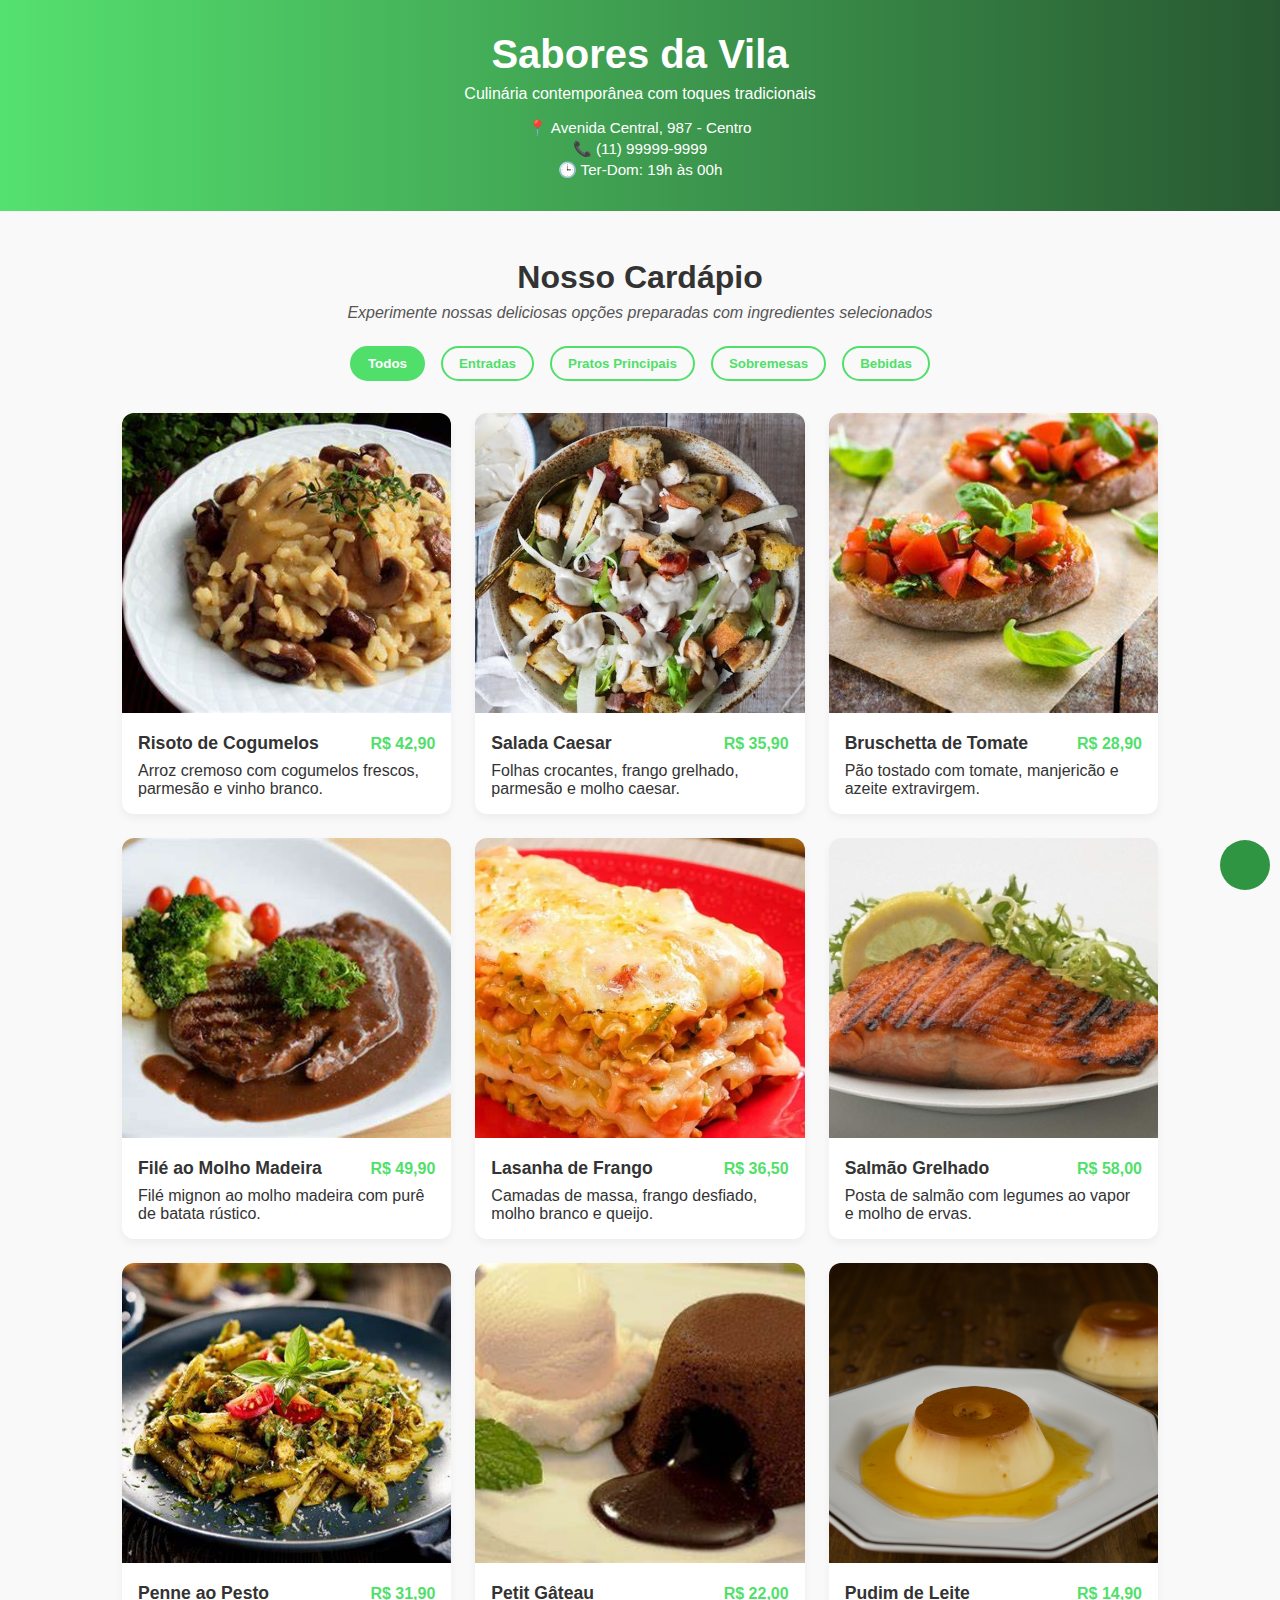
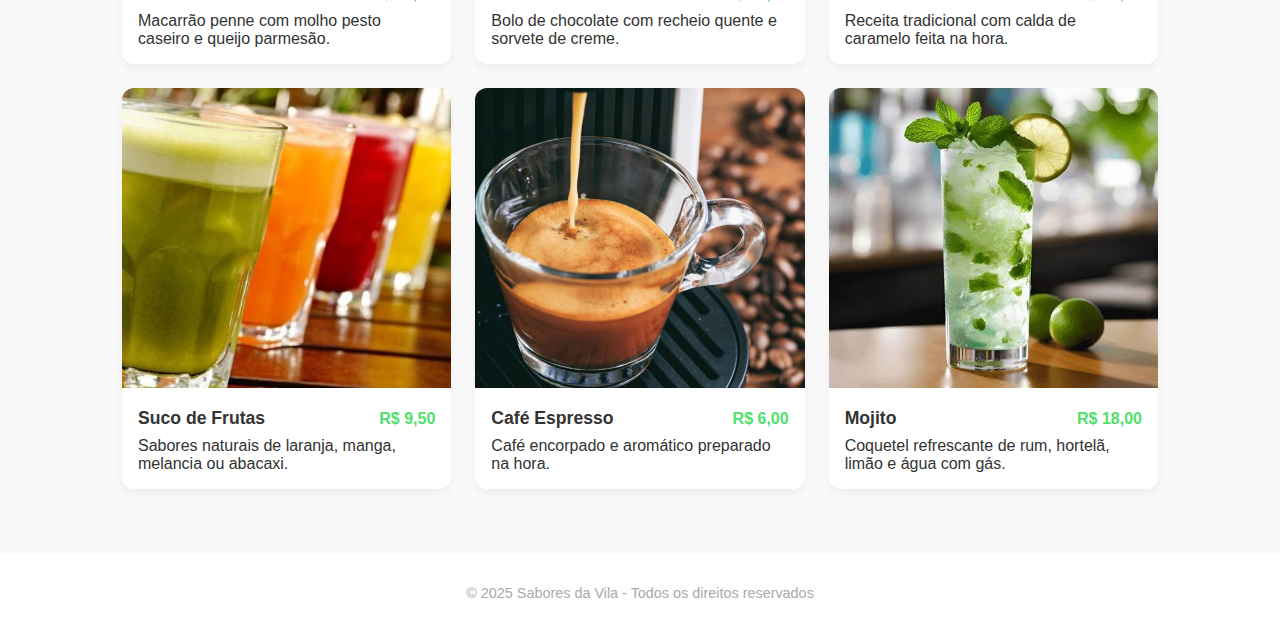
<file: index.html>
<!DOCTYPE html>
<html lang="pt-br">
  <head>
    <meta charset="UTF-8" />
    <meta name="viewport" content="width=device-width, initial-scale=1.0" />
    <link rel="stylesheet" href="https://cdnjs.cloudflare.com/ajax/libs/font-awesome/6.7.0/css/all.min.css" integrity="sha512-9xKTRVabjVeZmc+GUW8GgSmcREDunMM+Dt/GrzchfN8tkwHizc5RP4Ok/MXFFy5rIjJjzhndFScTceq5e6GvVQ==" crossorigin="anonymous" referrerpolicy="no-referrer" />
    <title>Cardapio</title>
    <link rel="stylesheet" href="style.css" />
  </head>
  <body>
    <header>
      <h1>Sabores da Vila</h1>
      <p>Culinária contemporânea com toques tradicionais</p>
      <div class="info">
        <span>📍 Avenida Central, 987 - Centro</span>
        <span>📞 (11) 99999-9999</span>
        <span>🕒 Ter-Dom: 19h às 00h</span>
      </div>
    </header>

    <main>
      <section class="menu-section">
        <h2>Nosso Cardápio</h2>
        <p class="subtitle">
          Experimente nossas deliciosas opções preparadas com ingredientes
          selecionados
        </p>

        <div class="filters">
          <a href="http://127.0.0.1:5500/index.html"><button class="active">Todos</button></a>
          <a href="http://127.0.0.1:5500/index-entrada.html"><button>Entradas</button></a>
          <a href="http://127.0.0.1:5500/index-prato-principal.html"><button>Pratos Principais</button></a>
          <a href="http://127.0.0.1:5500/index-sobremesas.html"><button>Sobremesas</button></a>
          <a href="http://127.0.0.1:5500/index-bebidas.html"><button>Bebidas</button></a>
        </div>

        <div class="menu-grid">
            <div class="card">
              <div class="img">
                <img src="./images/risoto-de-cogumelo.jfif" alt="Risoto de Cogumelos">
                <!--  width="300" height="400" -->
              </div>
              <div class="card-content">
                <h3>Risoto de Cogumelos <span class="price">R$ 42,90</span></h3>
                <p>Arroz cremoso com cogumelos frescos, parmesão e vinho branco.</p>
              </div>
            </div>
          
            <div class="card">
              <div class="img">
                <img src="./images/salada-cesar.jpeg" alt="Salada Caesar">
              </div>
              <div class="card-content">
                <h3>Salada Caesar <span class="price">R$ 35,90</span></h3>
                <p>Folhas crocantes, frango grelhado, parmesão e molho caesar.</p>
              </div>
            </div>
          
            <div class="card">
              <div class="img">
                <img src="./images/bruschetta-de-tomate.jfif" alt="Bruschetta de Tomate">
              </div>
              <div class="card-content">
                <h3>Bruschetta de Tomate <span class="price">R$ 28,90</span></h3>
                <p>Pão tostado com tomate, manjericão e azeite extravirgem.</p>
              </div>
            </div>
          
            <div class="card">
              <div class="img">
                <img src="./images/file-ao-molho-madeira.jfif" alt="Filé ao Molho Madeira">
              </div>
              <div class="card-content">
                <h3>Filé ao Molho Madeira <span class="price">R$ 49,90</span></h3>
                <p>Filé mignon ao molho madeira com purê de batata rústico.</p>
              </div>
            </div>
          
            <div class="card">
              <div class="img">
                <img src="./images/lasanha-de-frango.jpg" alt="Lasanha de Frango">
              </div>
              <div class="card-content">
                <h3>Lasanha de Frango <span class="price">R$ 36,50</span></h3>
                <p>Camadas de massa, frango desfiado, molho branco e queijo.</p>
              </div>
            </div>
          
            <div class="card">
              <div class="img">
                <img src="./images/salmão-grelhado.jpg" alt="Salmão Grelhado">
              </div>
              <div class="card-content">
                <h3>Salmão Grelhado <span class="price">R$ 58,00</span></h3>
                <p>Posta de salmão com legumes ao vapor e molho de ervas.</p>
              </div>
            </div>
          
            <div class="card">
              <div class="img">
                <img src="./images/penne-ao-pesto.jfif" alt="Penne ao Pesto">
              </div>
              <div class="card-content">
                <h3>Penne ao Pesto <span class="price">R$ 31,90</span></h3>
                <p>Macarrão penne com molho pesto caseiro e queijo parmesão.</p>
              </div>
            </div>
          
            <div class="card">
              <div class="img">
                <img src="./images/petit-gateau.jfif" alt="Petit Gâteau">
              </div>
              <div class="card-content">
                <h3>Petit Gâteau <span class="price">R$ 22,00</span></h3>
                <p>Bolo de chocolate com recheio quente e sorvete de creme.</p>
              </div>
            </div>
          
            <div class="card">
              <div class="img">
                <img src="./images/pudim-de-leite.jfif" alt="Pudim de Leite">
              </div>
              <div class="card-content">
                <h3>Pudim de Leite <span class="price">R$ 14,90</span></h3>
                <p>Receita tradicional com calda de caramelo feita na hora.</p>
              </div>
            </div>
          
            <div class="card">
              <div class="img">
                <img src="./images/suco-de-fruta.jfif" alt="Suco de Frutas">
              </div>
              <div class="card-content">
                <h3>Suco de Frutas <span class="price">R$ 9,50</span></h3>
                <p>Sabores naturais de laranja, manga, melancia ou abacaxi.</p>
              </div>
            </div>
          
            <div class="card">
              <div class="img">
                <img src="./images/cafe-espresso.jfif" alt="Café Espresso">
              </div>
              <div class="card-content">
                <h3>Café Espresso <span class="price">R$ 6,00</span></h3>
                <p>Café encorpado e aromático preparado na hora.</p>
              </div>
            </div>
          
            <div class="card">
              <div class="img">
                <img src="./images/mojito.jfif" alt="Mojito">
              </div>
              <div class="card-content">
                <h3>Mojito <span class="price">R$ 18,00</span></h3>
                <p>Coquetel refrescante de rum, hortelã, limão e água com gás.</p>
              </div>
            </div>
          </div>          
      </section>
    </main>
    <a class="float" href="https://web.whatsapp.com/" target="_blank"><i class="fa-brands fa-whatsapp"></i></a>
    <footer>© 2025 Sabores da Vila - Todos os direitos reservados </footer>
  </body>
</html>
</file>
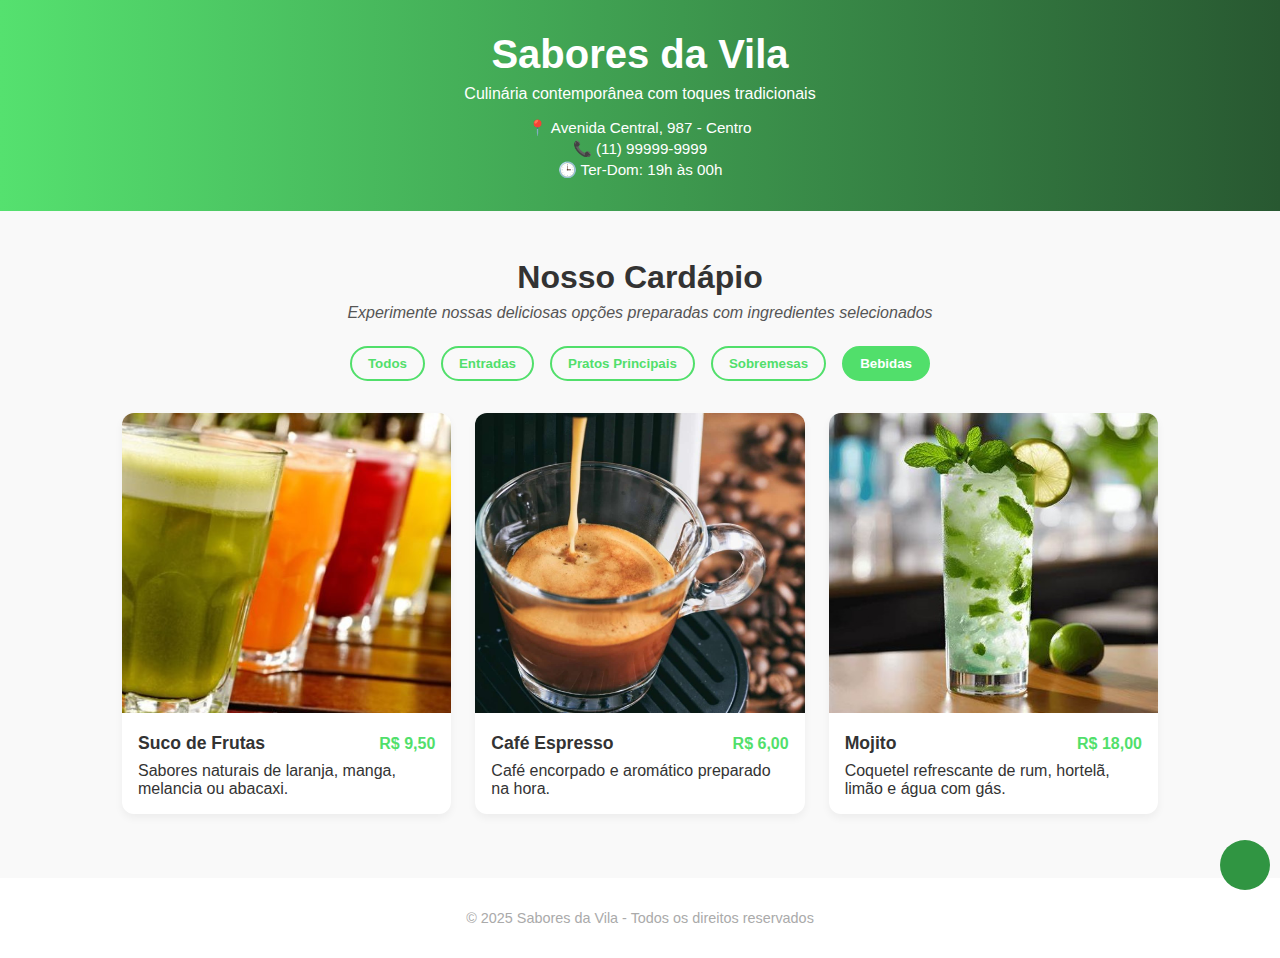
<file: index-bebidas.html>
<!DOCTYPE html>
<html lang="pt-br">
  <head>
    <meta charset="UTF-8" />
    <meta name="viewport" content="width=device-width, initial-scale=1.0" />
    <link rel="stylesheet" href="https://cdnjs.cloudflare.com/ajax/libs/font-awesome/6.7.0/css/all.min.css" integrity="sha512-9xKTRVabjVeZmc+GUW8GgSmcREDunMM+Dt/GrzchfN8tkwHizc5RP4Ok/MXFFy5rIjJjzhndFScTceq5e6GvVQ==" crossorigin="anonymous" referrerpolicy="no-referrer" />
    <title>Cardapio-Bebidas</title>
    <link rel="stylesheet" href="style.css" />
  </head>
  <body>
    <header>
      <h1>Sabores da Vila</h1>
      <p>Culinária contemporânea com toques tradicionais</p>
      <div class="info">
        <span>📍 Avenida Central, 987 - Centro</span>
        <span>📞 (11) 99999-9999</span>
        <span>🕒 Ter-Dom: 19h às 00h</span>
      </div>
    </header>

    <main>
      <section class="menu-section">
        <h2>Nosso Cardápio</h2>
        <p class="subtitle">
          Experimente nossas deliciosas opções preparadas com ingredientes
          selecionados
        </p>

        <div class="filters">
          <a href="http://127.0.0.1:5500/index.html"><button>Todos</button></a>
          <a href="http://127.0.0.1:5500/index-entrada.html"><button>Entradas</button></a>
          <a href="http://127.0.0.1:5500/index-prato-principal.html"><button>Pratos Principais</button></a>
          <a href="http://127.0.0.1:5500/index-sobremesas.html"><button>Sobremesas</button></a>
          <a href="http://127.0.0.1:5500/index-bebidas.html"><button class="active">Bebidas</button></a>
        </div>

        <div class="menu-grid">
            <div class="card">
              <div class="img">
                <img src="./images/suco-de-fruta.jfif" alt="Suco de Frutas">
              </div>
              <div class="card-content">
                <h3>Suco de Frutas <span class="price">R$ 9,50</span></h3>
                <p>Sabores naturais de laranja, manga, melancia ou abacaxi.</p>
              </div>
            </div>
          
            <div class="card">
              <div class="img">
                <img src="./images/cafe-espresso.jfif" alt="Café Espresso">
              </div>
              <div class="card-content">
                <h3>Café Espresso <span class="price">R$ 6,00</span></h3>
                <p>Café encorpado e aromático preparado na hora.</p>
              </div>
            </div>
          
            <div class="card">
              <div class="img">
                <img src="./images/mojito.jfif" alt="Mojito">
              </div>
              <div class="card-content">
                <h3>Mojito <span class="price">R$ 18,00</span></h3>
                <p>Coquetel refrescante de rum, hortelã, limão e água com gás.</p>
              </div>
            </div>
          </div>          
      </section>
    </main>
    <a class="float" href="" target="_blank"><i class="fa-brands fa-whatsapp"></i></a>
    <footer>© 2025 Sabores da Vila - Todos os direitos reservados </footer>
  </body>
</html>
</file>
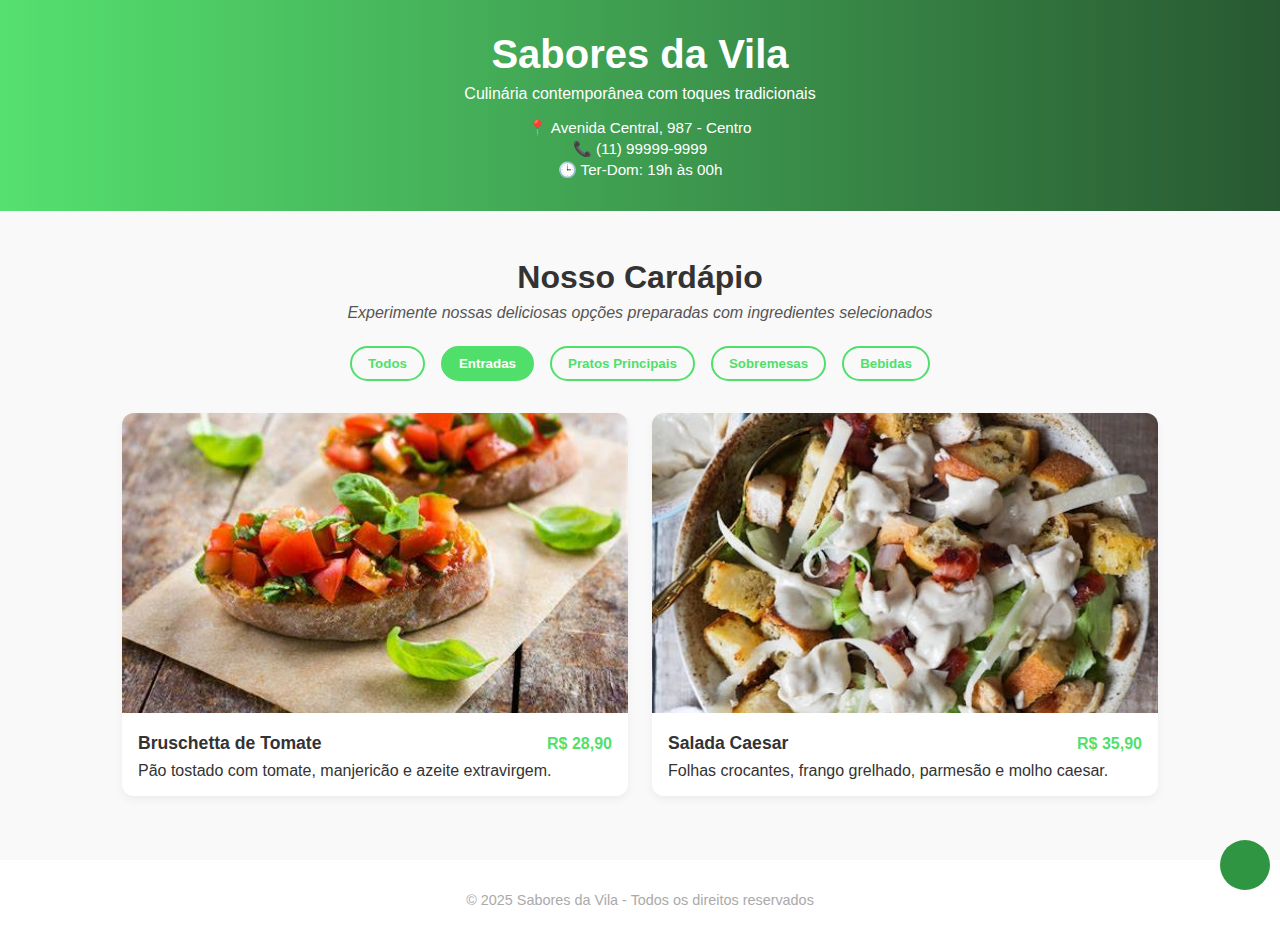
<file: index-entrada.html>
<!DOCTYPE html>
<html lang="pt-br">
  <head>
    <meta charset="UTF-8" />
    <meta name="viewport" content="width=device-width, initial-scale=1.0" />
    <link rel="stylesheet" href="https://cdnjs.cloudflare.com/ajax/libs/font-awesome/6.7.0/css/all.min.css" integrity="sha512-9xKTRVabjVeZmc+GUW8GgSmcREDunMM+Dt/GrzchfN8tkwHizc5RP4Ok/MXFFy5rIjJjzhndFScTceq5e6GvVQ==" crossorigin="anonymous" referrerpolicy="no-referrer" />
    <title>Cardapio-Entradas</title>
    <link rel="stylesheet" href="style.css" />
  </head>
  <body>
    <header>
      <h1>Sabores da Vila</h1>
      <p>Culinária contemporânea com toques tradicionais</p>
      <div class="info">
        <span>📍 Avenida Central, 987 - Centro</span>
        <span>📞 (11) 99999-9999</span>
        <span>🕒 Ter-Dom: 19h às 00h</span>
      </div>
    </header>

    <main>
      <section class="menu-section">
        <h2>Nosso Cardápio</h2>
        <p class="subtitle">
          Experimente nossas deliciosas opções preparadas com ingredientes
          selecionados
        </p>

        <div class="filters">
          <a href="http://127.0.0.1:5500/index.html"><button>Todos</button></a>
          <a href="http://127.0.0.1:5500/index-entrada.html"><button class="active">Entradas</button></a>
          <a href="http://127.0.0.1:5500/index-prato-principal.html"><button>Pratos Principais</button></a>
          <a href="http://127.0.0.1:5500/index-sobremesas.html"><button>Sobremesas</button></a>
          <a href="http://127.0.0.1:5500/index-bebidas.html"><button>Bebidas</button></a>
        </div>

        <div class="menu-grid">

            <div class="card">
              <div class="img">
                <img src="./images/bruschetta-de-tomate.jfif" alt="Bruschetta de Tomate">
              </div>
              <div class="card-content">
                <h3>Bruschetta de Tomate <span class="price">R$ 28,90</span></h3>
                <p>Pão tostado com tomate, manjericão e azeite extravirgem.</p>
              </div>
            </div>

            <div class="card">
              <div class="img">
                <img src="./images/salada-cesar.jpeg" alt="Salada Caesar">
              </div>
              <div class="card-content">
                <h3>Salada Caesar <span class="price">R$ 35,90</span></h3>
                <p>Folhas crocantes, frango grelhado, parmesão e molho caesar.</p>
              </div>
            </div>
          </div>          
      </section>
    </main>
    <a class="float" href="" target="_blank"><i class="fa-brands fa-whatsapp"></i></a>
    <footer>© 2025 Sabores da Vila - Todos os direitos reservados </footer>
  </body>
</html>
</file>
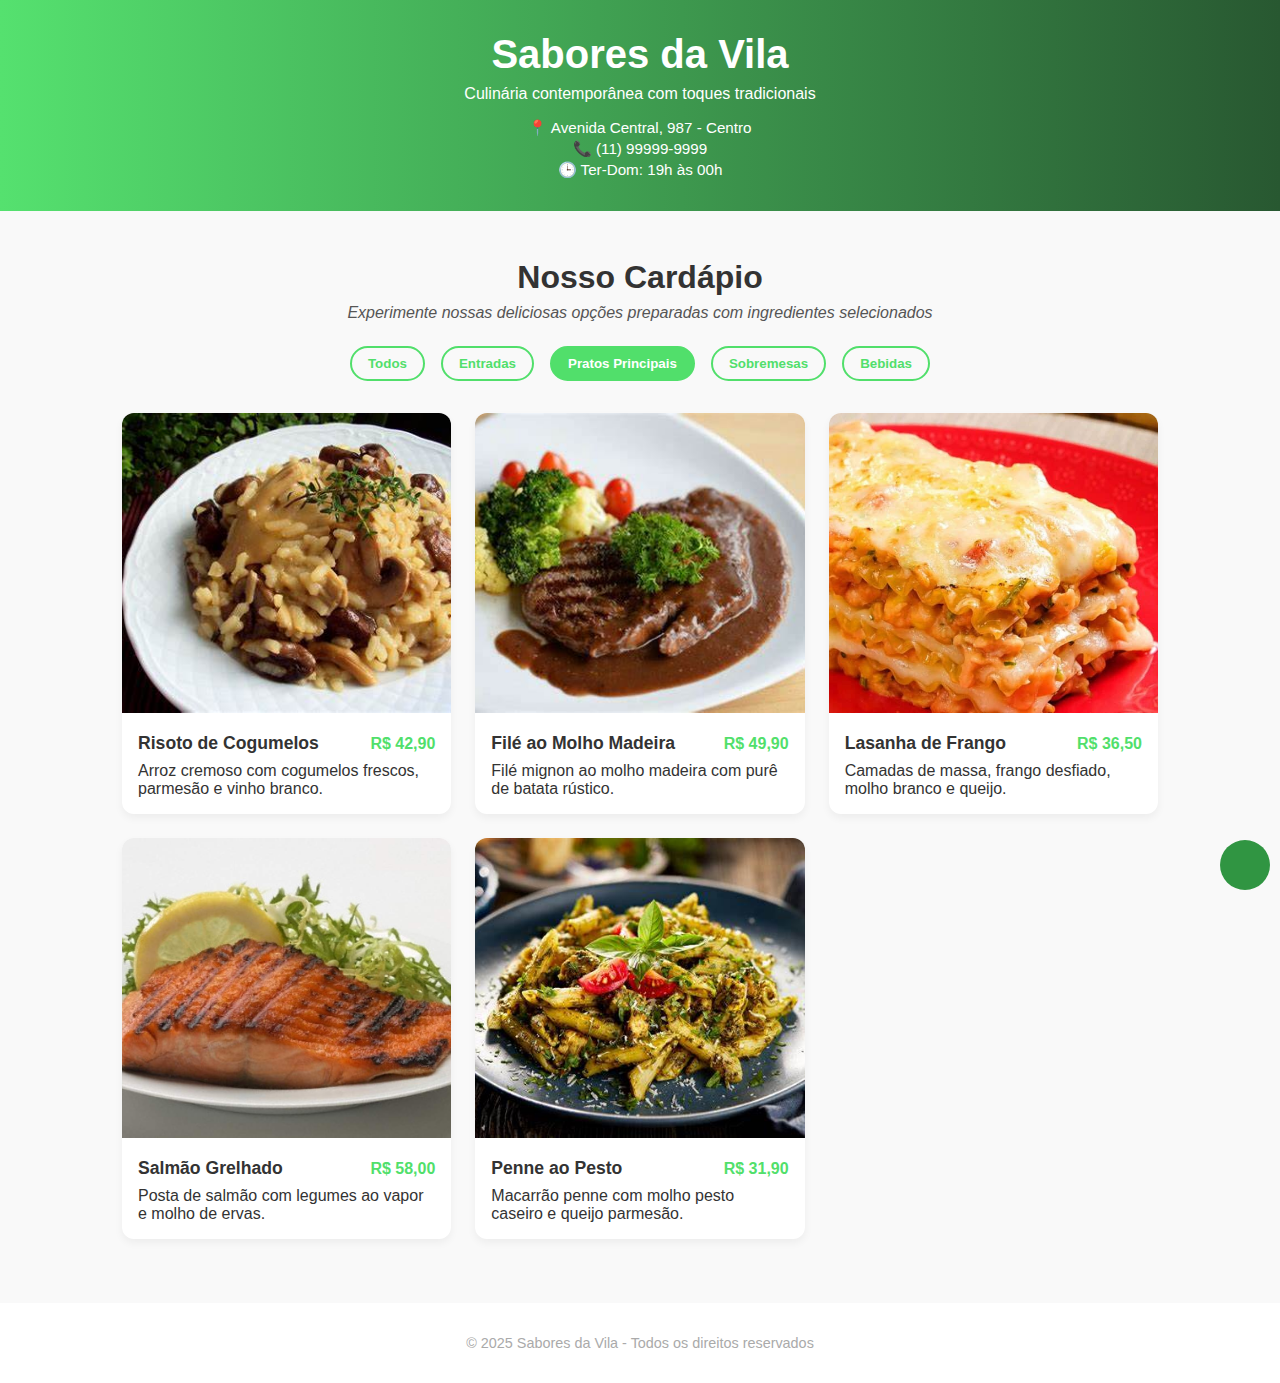
<file: index-prato-principal.html>
<!DOCTYPE html>
<html lang="pt-br">
  <head>
    <meta charset="UTF-8" />
    <meta name="viewport" content="width=device-width, initial-scale=1.0" />
    <link rel="stylesheet" href="https://cdnjs.cloudflare.com/ajax/libs/font-awesome/6.7.0/css/all.min.css" integrity="sha512-9xKTRVabjVeZmc+GUW8GgSmcREDunMM+Dt/GrzchfN8tkwHizc5RP4Ok/MXFFy5rIjJjzhndFScTceq5e6GvVQ==" crossorigin="anonymous" referrerpolicy="no-referrer" />
    <title>Cardapio-Prato-Principal</title>
    <link rel="stylesheet" href="style.css" />
  </head>
  <body>
    <header>
      <h1>Sabores da Vila</h1>
      <p>Culinária contemporânea com toques tradicionais</p>
      <div class="info">
        <span>📍 Avenida Central, 987 - Centro</span>
        <span>📞 (11) 99999-9999</span>
        <span>🕒 Ter-Dom: 19h às 00h</span>
      </div>
    </header>

    <main>
      <section class="menu-section">
        <h2>Nosso Cardápio</h2>
        <p class="subtitle">
          Experimente nossas deliciosas opções preparadas com ingredientes
          selecionados
        </p>

        <div class="filters">
          <a href="http://127.0.0.1:5500/index.html"><button>Todos</button></a>
          <a href="http://127.0.0.1:5500/index-entrada.html"><button>Entradas</button></a>
          <a href="http://127.0.0.1:5500/index-prato-principal.html"><button class="active">Pratos Principais</button></a>
          <a href="http://127.0.0.1:5500/index-sobremesas.html"><button>Sobremesas</button></a>
          <a href="http://127.0.0.1:5500/index-bebidas.html"><button>Bebidas</button></a>
        </div>

        <div class="menu-grid">
          <div class="card">
            <div class="img">
              <img src="./images/risoto-de-cogumelo.jfif" alt="Risoto de Cogumelos">
              <!--  width="300" height="400" -->
            </div>
            <div class="card-content">
              <h3>Risoto de Cogumelos <span class="price">R$ 42,90</span></h3>
              <p>Arroz cremoso com cogumelos frescos, parmesão e vinho branco.</p>
            </div>
          </div>

          <div class="card">
            <div class="img">
              <img src="./images/file-ao-molho-madeira.jfif" alt="Filé ao Molho Madeira">
            </div>
            <div class="card-content">
              <h3>Filé ao Molho Madeira <span class="price">R$ 49,90</span></h3>
              <p>Filé mignon ao molho madeira com purê de batata rústico.</p>
            </div>
          </div>
        
          <div class="card">
            <div class="img">
              <img src="./images/lasanha-de-frango.jpg" alt="Lasanha de Frango">
            </div>
            <div class="card-content">
              <h3>Lasanha de Frango <span class="price">R$ 36,50</span></h3>
              <p>Camadas de massa, frango desfiado, molho branco e queijo.</p>
            </div>
          </div>
        
          <div class="card">
            <div class="img">
              <img src="./images/salmão-grelhado.jpg" alt="Salmão Grelhado">
            </div>
            <div class="card-content">
              <h3>Salmão Grelhado <span class="price">R$ 58,00</span></h3>
              <p>Posta de salmão com legumes ao vapor e molho de ervas.</p>
            </div>
          </div>
        
          <div class="card">
            <div class="img">
              <img src="./images/penne-ao-pesto.jfif" alt="Penne ao Pesto">
            </div>
            <div class="card-content">
              <h3>Penne ao Pesto <span class="price">R$ 31,90</span></h3>
              <p>Macarrão penne com molho pesto caseiro e queijo parmesão.</p>
            </div>
          </div>

          
          </div>          
      </section>
    </main>
    <a class="float" href="" target="_blank"><i class="fa-brands fa-whatsapp"></i></a>
    <footer>© 2025 Sabores da Vila - Todos os direitos reservados </footer>
  </body>
</html>
</file>
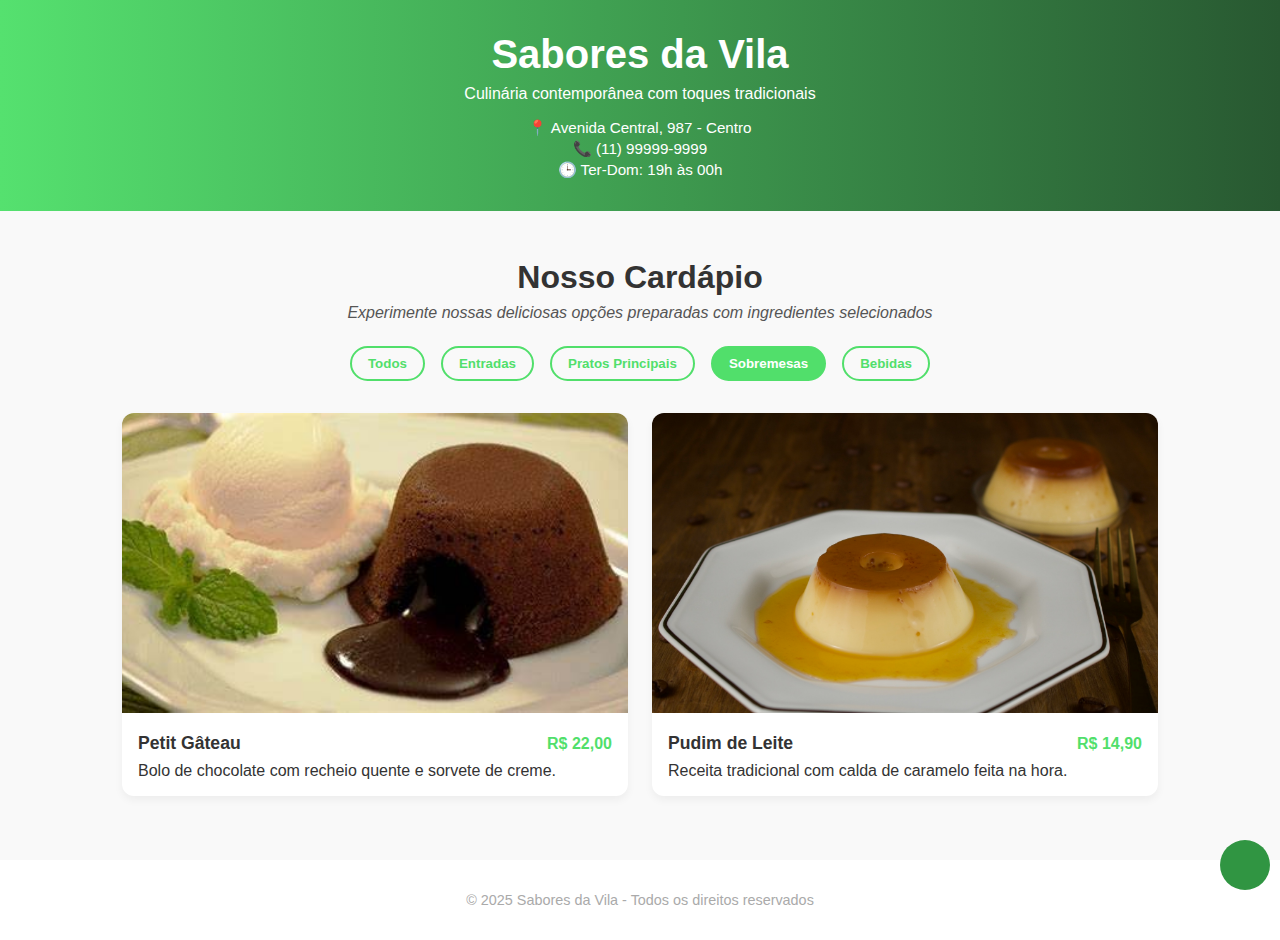
<file: index-sobremesas.html>
<!DOCTYPE html>
<html lang="pt-br">
  <head>
    <meta charset="UTF-8" />
    <meta name="viewport" content="width=device-width, initial-scale=1.0" />
    <link rel="stylesheet" href="https://cdnjs.cloudflare.com/ajax/libs/font-awesome/6.7.0/css/all.min.css" integrity="sha512-9xKTRVabjVeZmc+GUW8GgSmcREDunMM+Dt/GrzchfN8tkwHizc5RP4Ok/MXFFy5rIjJjzhndFScTceq5e6GvVQ==" crossorigin="anonymous" referrerpolicy="no-referrer" />
    <title>Cardapio-Sobremesas</title>
    <link rel="stylesheet" href="style.css" />
  </head>
  <body>
    <header>
      <h1>Sabores da Vila</h1>
      <p>Culinária contemporânea com toques tradicionais</p>
      <div class="info">
        <span>📍 Avenida Central, 987 - Centro</span>
        <span>📞 (11) 99999-9999</span>
        <span>🕒 Ter-Dom: 19h às 00h</span>
      </div>
    </header>

    <main>
      <section class="menu-section">
        <h2>Nosso Cardápio</h2>
        <p class="subtitle">
          Experimente nossas deliciosas opções preparadas com ingredientes
          selecionados
        </p>

        <div class="filters">
          <a href="http://127.0.0.1:5500/index.html"><button>Todos</button></a>
          <a href="http://127.0.0.1:5500/index-entrada.html"><button>Entradas</button></a>
          <a href="http://127.0.0.1:5500/index-prato-principal.html"><button>Pratos Principais</button></a>
          <a href="http://127.0.0.1:5500/index-sobremesas.html"><button class="active">Sobremesas</button></a>
          <a href="http://127.0.0.1:5500/index-bebidas.html"><button>Bebidas</button></a>
        </div>

        <div class="menu-grid">
            <div class="card">
              <div class="img">
                <img src="./images/petit-gateau.jfif" alt="Petit Gâteau">
              </div>
              <div class="card-content">
                <h3>Petit Gâteau <span class="price">R$ 22,00</span></h3>
                <p>Bolo de chocolate com recheio quente e sorvete de creme.</p>
              </div>
            </div>
          
            <div class="card">
              <div class="img">
                <img src="./images/pudim-de-leite.jfif" alt="Pudim de Leite">
              </div>
              <div class="card-content">
                <h3>Pudim de Leite <span class="price">R$ 14,90</span></h3>
                <p>Receita tradicional com calda de caramelo feita na hora.</p>
              </div>
            </div>
            
          </div>          
      </section>
    </main>
    <a class="float" href="" target="_blank"><i class="fa-brands fa-whatsapp"></i></a>
    <footer>© 2025 Sabores da Vila - Todos os direitos reservados </footer>
  </body>
</html>
</file>
<file: style.css>
* {
    margin: 0;
    padding: 0;
    box-sizing: border-box;
  }
  
  body {
    font-family: 'Segoe UI', Tahoma, Geneva, Verdana, sans-serif;
    background: #f9f9f9;
    color: #333;
  }
  
  header {
    background: linear-gradient(to right, #55e16f, #285831);
    color: white;
    text-align: center;
    padding: 2rem 1rem;
  }
  
  header h1 {
    font-size: 2.5rem;
    margin-bottom: 0.5rem;
  }
  
  header .info {
    margin-top: 1rem;
    font-size: 0.95rem;
    display: flex;
    flex-direction: column;
    gap: 0.2rem;
  }
  
  .menu-section {
    max-width: 1100px;
    margin: 2rem auto;
    padding: 1rem;
    text-align: center;
  }
  
  .menu-section h2 {
    font-size: 2rem;
    margin-bottom: 0.5rem;
  }
  
  .subtitle {
    font-style: italic;
    color: #555;
    margin-bottom: 1.5rem;
  }
  
  .filters {
    display: flex;
    justify-content: center;
    gap: 1rem;
    flex-wrap: wrap;
    margin-bottom: 2rem;
  }
  
  .filters button {
    background: transparent;
    border: 2px solid #51df6b;
    color: #51df6b;
    padding: 0.5rem 1rem;
    border-radius: 20px;
    cursor: pointer;
    transition: 0.3s;
    font-weight: bold;
  }
  
  .filters .active,
  .filters button:hover {
    background: #51df6b;
    color: white;
  }
  
  .menu-grid {
    display: grid;
    grid-template-columns: repeat(auto-fit, minmax(280px, 1fr));
    gap: 1.5rem;
    padding: 0 1rem;
  }
  
  .card {
    background: white;
    min-height: 360px;
    border-radius: 12px;
    overflow: hidden;
    box-shadow: 0 4px 8px rgba(0,0,0,0.05);
    transition: transform 0.3s;
  }
  
  .card:hover {
    transform: translateY(-5px);
  }
  
  .card img {
    width: 100%;
    min-height: 68%;
    object-fit: cover;
  }
  
  .card-content {
    padding: 1rem;
    text-align: left;
  }
  
  .card h3 {
    font-size: 1.1rem;
    display: flex;
    justify-content: space-between;
    align-items: center;
    margin-bottom: 0.5rem;
  }
  
  .price {
    color: #51df6b;
    font-weight: bold;
    font-size: 1rem;
  }

  .float{
    text-decoration: none;
    display: flex;
    justify-content:center;
    align-items: center;
    width: 50px;
    height: 50px;
    position: fixed;
    bottom: 10px;
    right: 10px;
    font-size: 30px;
    z-index: 1000;
    background-color: #309542;
    color: white;
    border-radius: 50px;
  }

  .img img{
    height: 300px;
    width: 100%;
  }
  
  footer {
    text-align: center;
    padding: 2rem 1rem;
    background-color: #fff;
    font-size: 0.9rem;
    color: #aaa;
    margin-top: 3rem;
  }
</file>
